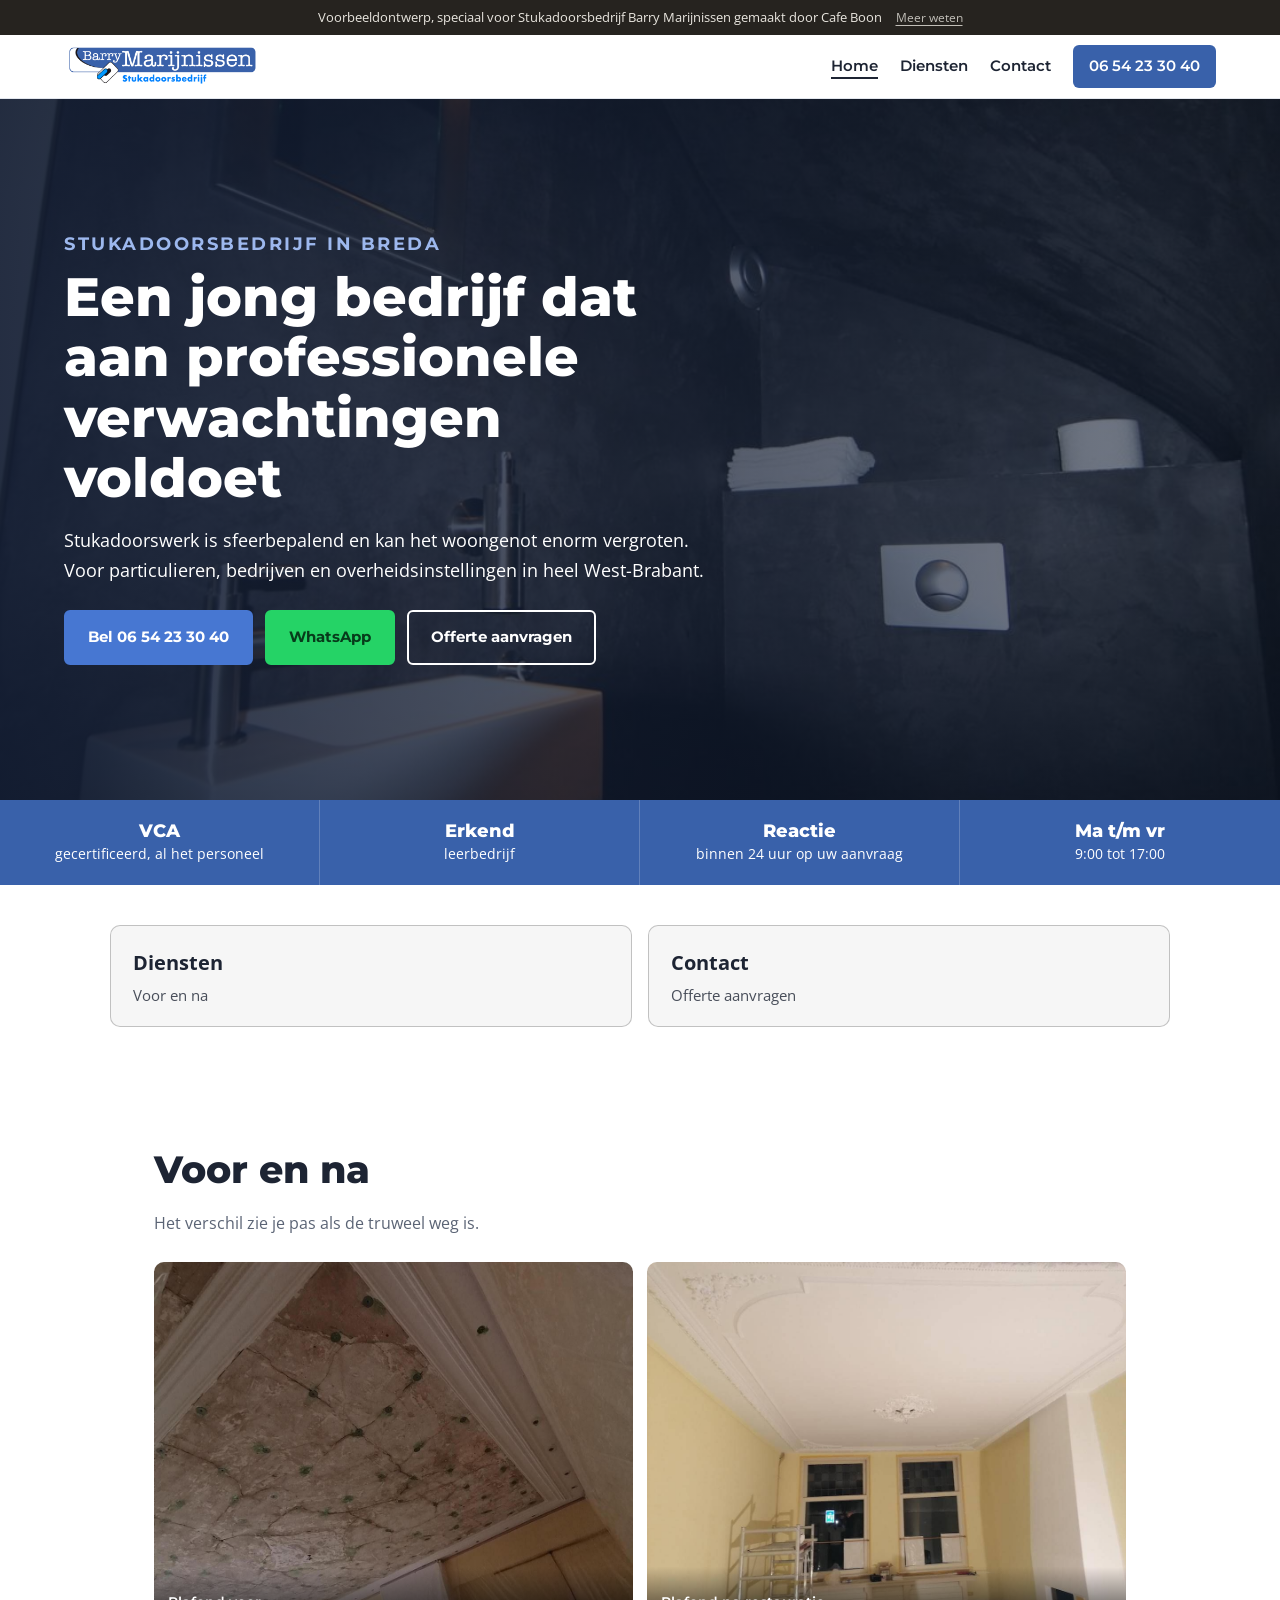
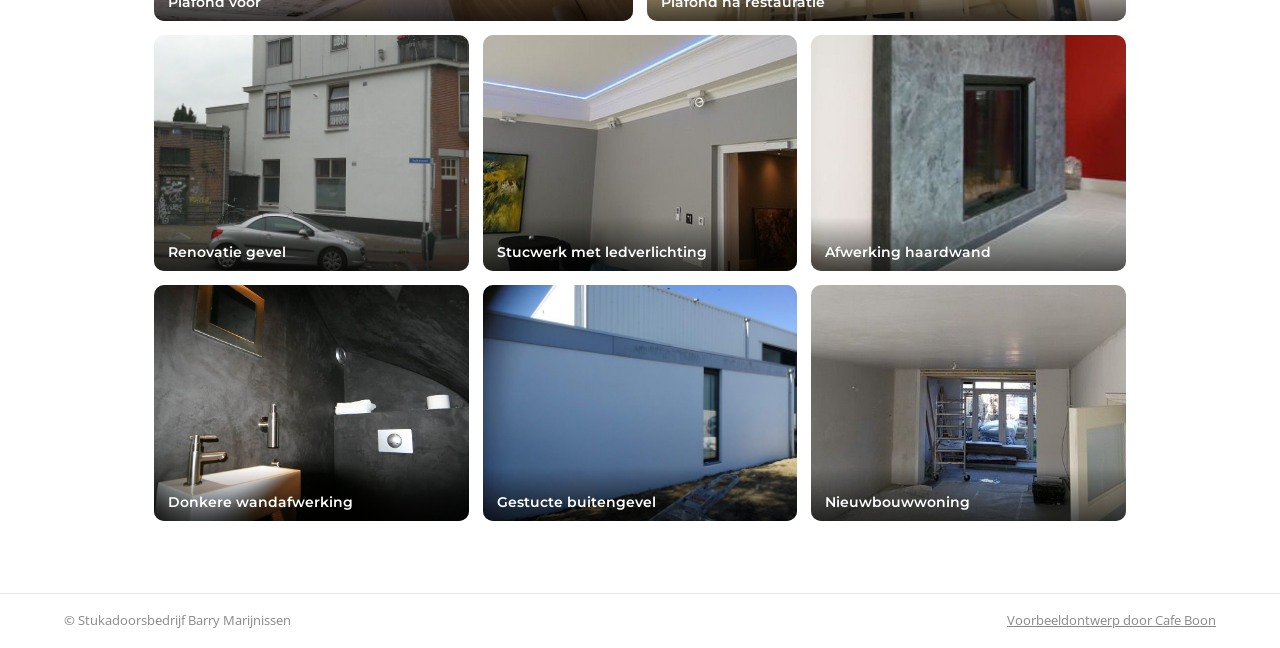
<file: index.html>
<!doctype html>
<html lang="nl">
<head>
<meta charset="utf-8">
<meta name="viewport" content="width=device-width, initial-scale=1">
<title>Stukadoorsbedrijf Barry Marijnissen Breda | Sierpleister, renovatie en restauratie</title>
<meta name="description" content="Stukadoorsbedrijf Barry Marijnissen in Breda: sierpleister, renovatie, restauratie en latex spuiten in heel West-Brabant. VCA gecertificeerd en erkend leerbedrijf.">
<meta name="robots" content="noindex">
<link rel="icon" href="images/favicon.png">
<meta property="og:title" content="Stukadoorsbedrijf Barry Marijnissen">
<meta property="og:description" content="Een jong bedrijf dat aan professionele verwachtingen voldoet.">
<meta property="og:image" content="https://barrymarijnissen.cafeboon.com/images/og.jpg">
<link rel="preconnect" href="https://fonts.googleapis.com">
<link rel="preconnect" href="https://fonts.gstatic.com" crossorigin>
<link href="https://fonts.googleapis.com/css2?family=Montserrat:wght@500;600;700;800&family=Open+Sans:wght@400;600&display=swap" rel="stylesheet">
<link rel="stylesheet" href="style.css">
</head>
<body>
<div class="vb-banner" role="note"><span>Voorbeeldontwerp, speciaal voor Stukadoorsbedrijf Barry Marijnissen gemaakt door Cafe Boon</span><a href="https://cafeboon.com">Meer weten</a></div>
<header class="top">
<a href="index.html"><img alt="Barry Marijnissen Stukadoorsbedrijf" height="41" src="images/logo.png" width="200"/></a>
<nav><a aria-current="page" href="index.html">Home</a><a href="aanbod.html">Diensten</a><a href="contact.html">Contact</a><a class="call" href="tel:+31654233040">06 54 23 30 40</a></nav>
</header>
<div aria-label="Pagina's" class="sn-bar" role="navigation"><a aria-current="page" class="sn-link" href="index.html">Home</a><a class="sn-link" href="aanbod.html">Diensten</a><a class="sn-link" href="contact.html">Contact</a></div>
<section class="hero">
<div class="shade"></div>
<div class="hero-in">
<p class="tag">Stukadoorsbedrijf in Breda</p>
<h1>Een jong bedrijf dat aan professionele verwachtingen voldoet</h1>
<p>Stukadoorswerk is sfeerbepalend en kan het woongenot enorm vergroten. Voor particulieren, bedrijven en overheidsinstellingen in heel West-Brabant.</p>
<div class="actions">
<a class="btn" href="tel:+31654233040">Bel 06 54 23 30 40</a>
<a class="btn wa" href="https://wa.me/31654233040" rel="noopener" target="_blank">WhatsApp</a>
<a class="btn ghost" href="offerte.html">Offerte aanvragen</a>
</div>
</div>
</section>
<section class="badges">
<div><b>VCA</b> gecertificeerd, al het personeel</div>
<div><b>Erkend</b> leerbedrijf</div>
<div><b>Reactie</b> binnen 24 uur op uw aanvraag</div>
<div><b>Ma t/m vr</b> 9:00 tot 17:00</div>
</section>
<div class="sn-cards"><a class="sn-card" href="aanbod.html"><strong>Diensten</strong><span>Voor en na</span></a><a class="sn-card" href="contact.html"><strong>Contact</strong><span>Offerte aanvragen</span></a></div>
<section class="wrap">
<h2>Voor en na</h2>
<p class="lead">Het verschil zie je pas als de truweel weg is.</p>
<div class="ba">
<figure><img alt="Plafond voor de restauratie" loading="lazy" src="images/plafond-voor.jpg"/><figcaption>Plafond voor</figcaption></figure>
<figure><img alt="Plafond na de restauratie met sierlijsten" loading="lazy" src="images/plafond-na.jpg"/><figcaption>Plafond na restauratie</figcaption></figure>
</div>
<div class="grid">
<figure><img alt="Gerenoveerde gevel" loading="lazy" src="images/gevel-na.jpg"/><figcaption>Renovatie gevel</figcaption></figure>
<figure><img alt="Woonkamer met ledverlichting in het plafond" loading="lazy" src="images/woonkamer.jpg"/><figcaption>Stucwerk met ledverlichting</figcaption></figure>
<figure><img alt="Haard met gestucte wand" loading="lazy" src="images/slider5.jpg"/><figcaption>Afwerking haardwand</figcaption></figure>
<figure><img alt="Toilet met donker gestucte wand" loading="lazy" src="images/contact.jpg"/><figcaption>Donkere wandafwerking</figcaption></figure>
<figure><img alt="Gestucte buitengevel" loading="lazy" src="images/buitengevel.jpg"/><figcaption>Gestucte buitengevel</figcaption></figure>
<figure><img alt="Stucwerk in nieuwbouwwoning" loading="lazy" src="images/nieuwbouw.jpg"/><figcaption>Nieuwbouwwoning</figcaption></figure>
</div>
</section>
<footer>
<span>© Stukadoorsbedrijf Barry Marijnissen</span>
<a href="https://cafeboon.com" rel="noopener" target="_blank">Voorbeeldontwerp door Cafe Boon</a>
</footer>
</body></html>
</file>
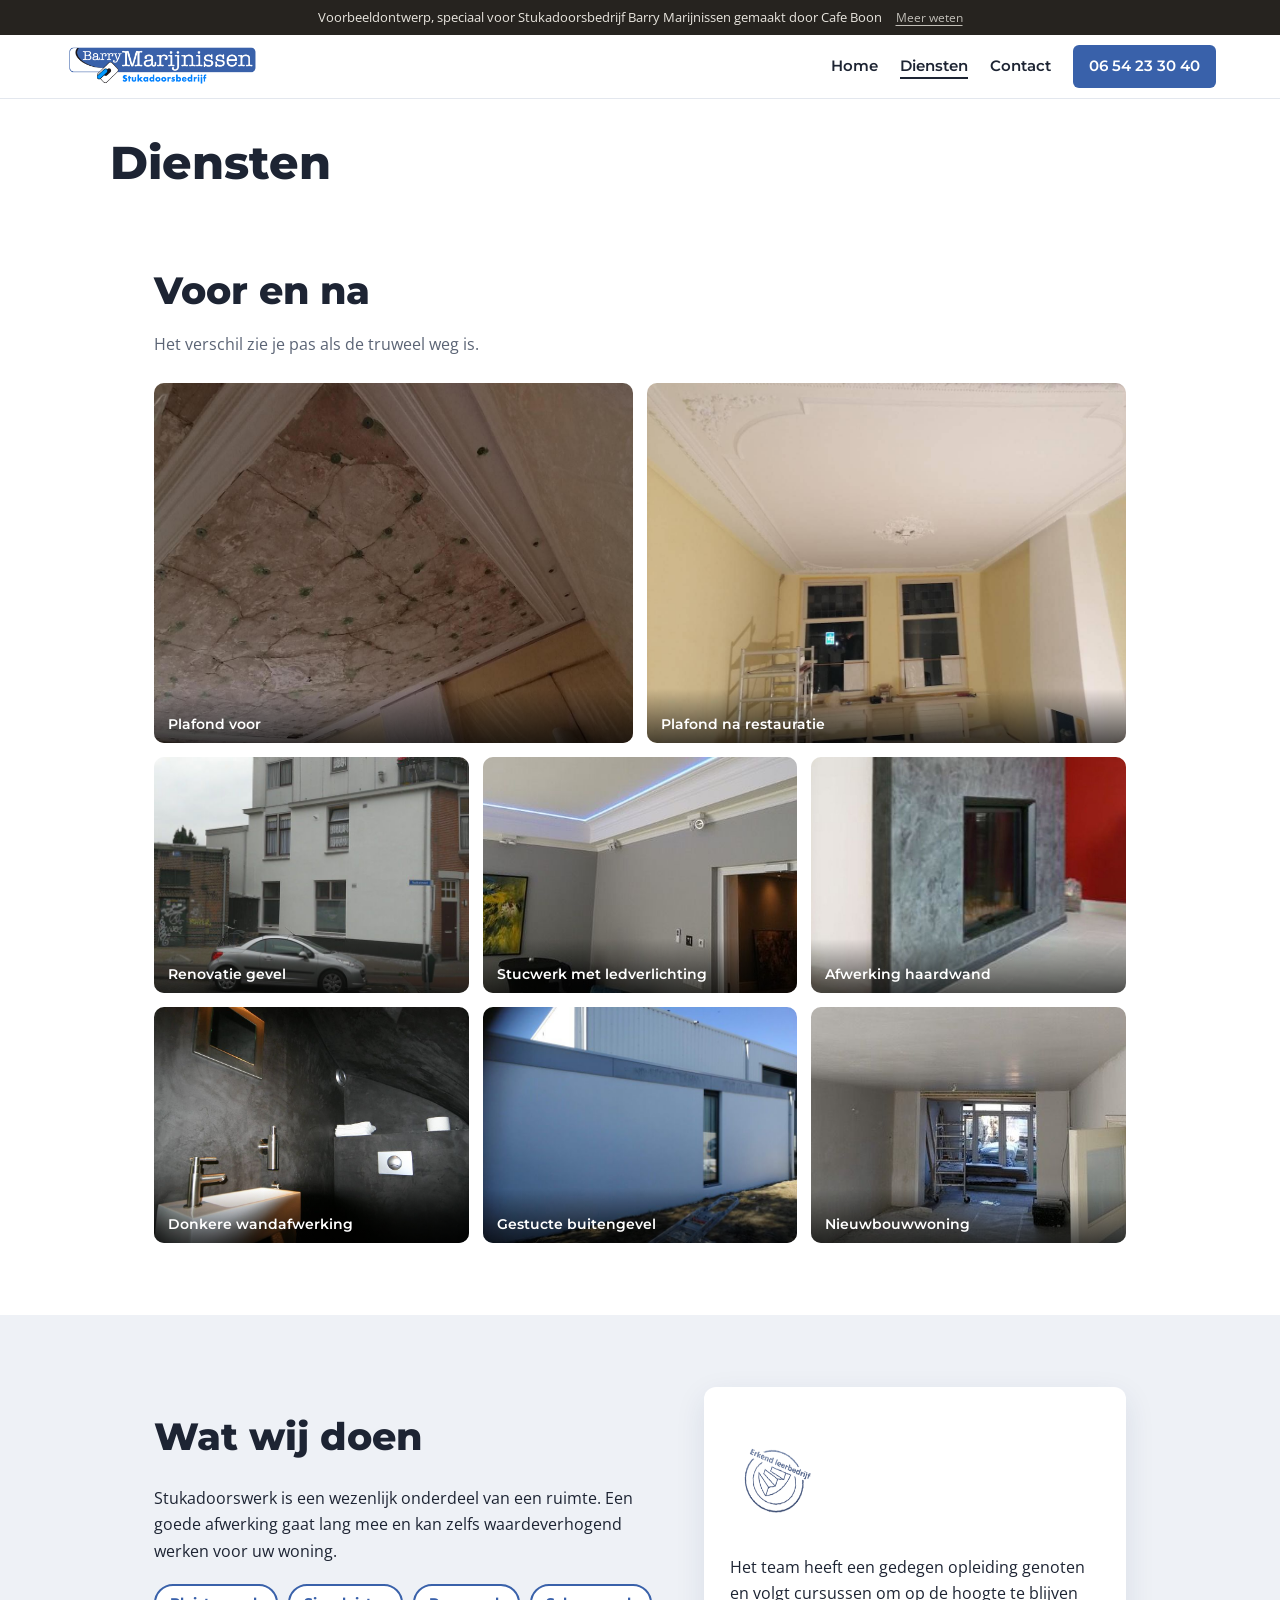
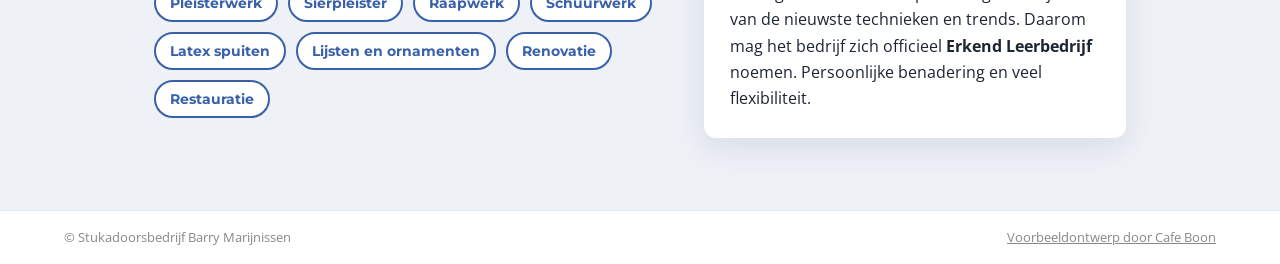
<file: aanbod.html>
<!doctype html>
<html lang="nl">
<head>
<meta charset="utf-8">
<meta name="viewport" content="width=device-width, initial-scale=1">
<title>Diensten | Stukadoorsbedrijf Barry Marijnissen Breda</title>
<meta name="description" content="Stukadoorsbedrijf Barry Marijnissen in Breda: sierpleister, renovatie, restauratie en latex spuiten in heel West-Brabant. VCA gecertificeerd en erkend leerbedrijf.">
<meta name="robots" content="noindex">
<link rel="icon" href="images/favicon.png">
<meta property="og:title" content="Stukadoorsbedrijf Barry Marijnissen">
<meta property="og:description" content="Een jong bedrijf dat aan professionele verwachtingen voldoet.">
<meta property="og:image" content="https://barrymarijnissen.cafeboon.com/images/og.jpg">
<link rel="preconnect" href="https://fonts.googleapis.com">
<link rel="preconnect" href="https://fonts.gstatic.com" crossorigin>
<link href="https://fonts.googleapis.com/css2?family=Montserrat:wght@500;600;700;800&family=Open+Sans:wght@400;600&display=swap" rel="stylesheet">
<link rel="stylesheet" href="style.css">
</head>
<body>
<div class="vb-banner" role="note"><span>Voorbeeldontwerp, speciaal voor Stukadoorsbedrijf Barry Marijnissen gemaakt door Cafe Boon</span><a href="https://cafeboon.com">Meer weten</a></div>
<header class="top">
<a href="index.html"><img alt="Barry Marijnissen Stukadoorsbedrijf" height="41" src="images/logo.png" width="200"/></a>
<nav><a href="index.html">Home</a><a aria-current="page" href="aanbod.html">Diensten</a><a href="contact.html">Contact</a><a class="call" href="tel:+31654233040">06 54 23 30 40</a></nav>
</header>
<div aria-label="Pagina's" class="sn-bar" role="navigation"><a class="sn-link" href="index.html">Home</a><a aria-current="page" class="sn-link" href="aanbod.html">Diensten</a><a class="sn-link" href="contact.html">Contact</a></div>
<div class="sn-head"><h1>Diensten</h1></div>
<section class="wrap" id="werk">
<h2>Voor en na</h2>
<p class="lead">Het verschil zie je pas als de truweel weg is.</p>
<div class="ba">
<figure><img alt="Plafond voor de restauratie" loading="lazy" src="images/plafond-voor.jpg"/><figcaption>Plafond voor</figcaption></figure>
<figure><img alt="Plafond na de restauratie met sierlijsten" loading="lazy" src="images/plafond-na.jpg"/><figcaption>Plafond na restauratie</figcaption></figure>
</div>
<div class="grid">
<figure><img alt="Gerenoveerde gevel" loading="lazy" src="images/gevel-na.jpg"/><figcaption>Renovatie gevel</figcaption></figure>
<figure><img alt="Woonkamer met ledverlichting in het plafond" loading="lazy" src="images/woonkamer.jpg"/><figcaption>Stucwerk met ledverlichting</figcaption></figure>
<figure><img alt="Haard met gestucte wand" loading="lazy" src="images/slider5.jpg"/><figcaption>Afwerking haardwand</figcaption></figure>
<figure><img alt="Toilet met donker gestucte wand" loading="lazy" src="images/contact.jpg"/><figcaption>Donkere wandafwerking</figcaption></figure>
<figure><img alt="Gestucte buitengevel" loading="lazy" src="images/buitengevel.jpg"/><figcaption>Gestucte buitengevel</figcaption></figure>
<figure><img alt="Stucwerk in nieuwbouwwoning" loading="lazy" src="images/nieuwbouw.jpg"/><figcaption>Nieuwbouwwoning</figcaption></figure>
</div>
</section>
<section class="band" id="diensten">
<div class="wrap two">
<div>
<h2>Wat wij doen</h2>
<p>Stukadoorswerk is een wezenlijk onderdeel van een ruimte. Een goede afwerking gaat lang mee en kan zelfs waardeverhogend werken voor uw woning.</p>
<ul class="tags">
<li>Pleisterwerk</li><li>Sierpleister</li><li>Raapwerk</li><li>Schuurwerk</li>
<li>Latex spuiten</li><li>Lijsten en ornamenten</li><li>Renovatie</li><li>Restauratie</li>
</ul>
</div>
<div class="card">
<img alt="Erkend leerbedrijf" height="129" src="images/leerbedrijf.png" width="120"/>
<p>Het team heeft een gedegen opleiding genoten en volgt cursussen om op de hoogte te blijven van de nieuwste technieken en trends. Daarom mag het bedrijf zich officieel <b>Erkend Leerbedrijf</b> noemen. Persoonlijke benadering en veel flexibiliteit.</p>
</div>
</div>
</section>
<footer>
<span>© Stukadoorsbedrijf Barry Marijnissen</span>
<a href="https://cafeboon.com" rel="noopener" target="_blank">Voorbeeldontwerp door Cafe Boon</a>
</footer>
</body></html>
</file>
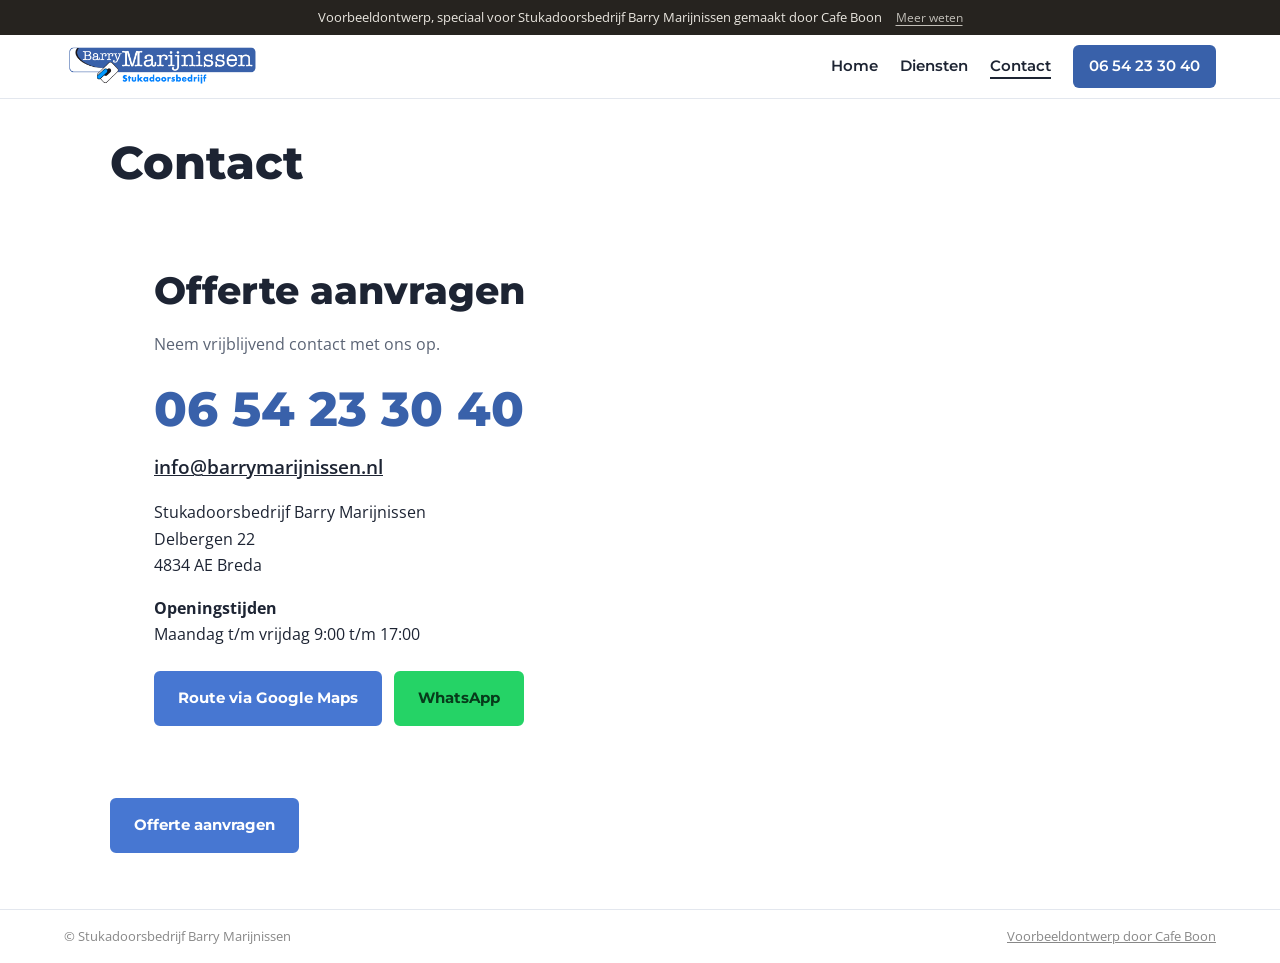
<file: contact.html>
<!doctype html>
<html lang="nl">
<head>
<meta charset="utf-8">
<meta name="viewport" content="width=device-width, initial-scale=1">
<title>Contact | Stukadoorsbedrijf Barry Marijnissen Breda</title>
<meta name="description" content="Stukadoorsbedrijf Barry Marijnissen in Breda: sierpleister, renovatie, restauratie en latex spuiten in heel West-Brabant. VCA gecertificeerd en erkend leerbedrijf.">
<meta name="robots" content="noindex">
<link rel="icon" href="images/favicon.png">
<meta property="og:title" content="Stukadoorsbedrijf Barry Marijnissen">
<meta property="og:description" content="Een jong bedrijf dat aan professionele verwachtingen voldoet.">
<meta property="og:image" content="https://barrymarijnissen.cafeboon.com/images/og.jpg">
<link rel="preconnect" href="https://fonts.googleapis.com">
<link rel="preconnect" href="https://fonts.gstatic.com" crossorigin>
<link href="https://fonts.googleapis.com/css2?family=Montserrat:wght@500;600;700;800&family=Open+Sans:wght@400;600&display=swap" rel="stylesheet">
<link rel="stylesheet" href="style.css">
</head>
<body>
<div class="vb-banner" role="note"><span>Voorbeeldontwerp, speciaal voor Stukadoorsbedrijf Barry Marijnissen gemaakt door Cafe Boon</span><a href="https://cafeboon.com">Meer weten</a></div>
<header class="top">
<a href="index.html"><img alt="Barry Marijnissen Stukadoorsbedrijf" height="41" src="images/logo.png" width="200"/></a>
<nav><a href="index.html">Home</a><a href="aanbod.html">Diensten</a><a aria-current="page" href="contact.html">Contact</a><a class="call" href="tel:+31654233040">06 54 23 30 40</a></nav>
</header>
<div aria-label="Pagina's" class="sn-bar" role="navigation"><a class="sn-link" href="index.html">Home</a><a class="sn-link" href="aanbod.html">Diensten</a><a aria-current="page" class="sn-link" href="contact.html">Contact</a></div>
<div class="sn-head"><h1>Contact</h1></div>
<section class="wrap contact" id="contact">
<div>
<h2>Offerte aanvragen</h2>
<p class="lead">Neem vrijblijvend contact met ons op.</p>
<a class="phone" href="tel:+31654233040">06 54 23 30 40</a>
<p><a class="mail" href="mailto:info@barrymarijnissen.nl">info@barrymarijnissen.nl</a></p>
<address>Stukadoorsbedrijf Barry Marijnissen<br/>Delbergen 22<br/>4834 AE Breda</address>
<p class="hours"><b>Openingstijden</b><br/>Maandag t/m vrijdag 9:00 t/m 17:00</p>
<div class="actions">
<a class="btn" href="https://www.google.com/maps/dir/?api=1&amp;destination=Delbergen+22+4834+AE+Breda" rel="noopener" target="_blank">Route via Google Maps</a>
<a class="btn wa" href="https://wa.me/31654233040" rel="noopener" target="_blank">WhatsApp</a>
</div>
</div>
<div class="map"><iframe loading="lazy" src="https://maps.google.com/maps?q=Delbergen+22+4834+AE+Breda&amp;output=embed" title="Kaart"></iframe></div>
</section>
<section class="sn-formsec sn-formlink"><div class="sn-formwrap"><a class="btn" href="offerte.html">Offerte aanvragen</a></div></section>
<footer>
<span>© Stukadoorsbedrijf Barry Marijnissen</span>
<a href="https://cafeboon.com" rel="noopener" target="_blank">Voorbeeldontwerp door Cafe Boon</a>
</footer>
</body></html>
</file>
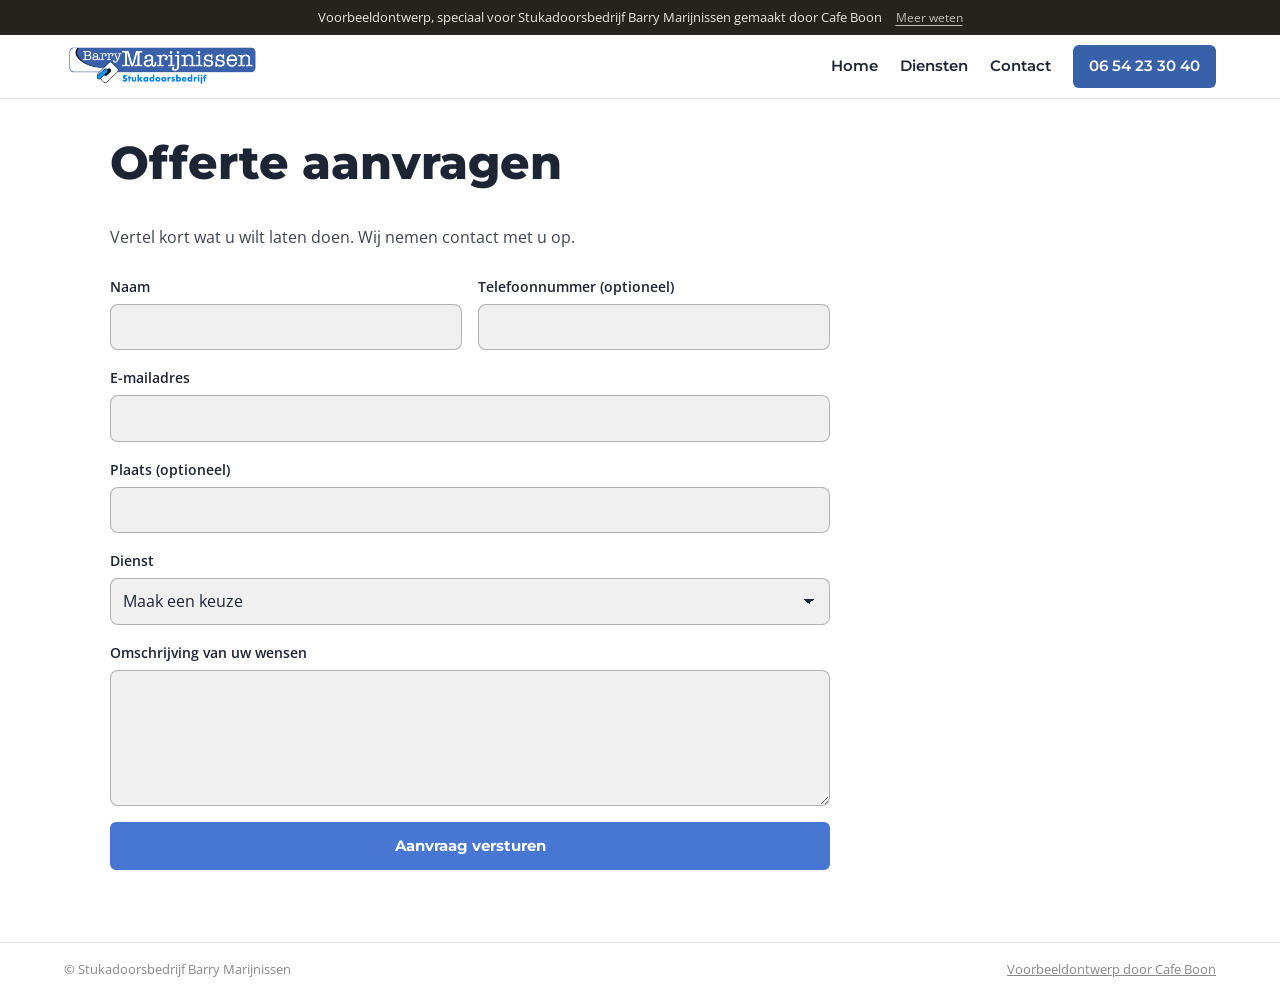
<file: offerte.html>
<!doctype html>
<html lang="nl">
<head>
<meta charset="utf-8">
<meta name="viewport" content="width=device-width, initial-scale=1">
<title>Offerte aanvragen | Stukadoorsbedrijf Barry Marijnissen</title>
<meta name="description" content="Offerte aanvragen bij Stukadoorsbedrijf Barry Marijnissen.">
<meta name="robots" content="noindex">
<link rel="icon" href="images/favicon.png">
<meta property="og:title" content="Stukadoorsbedrijf Barry Marijnissen">
<meta property="og:description" content="Een jong bedrijf dat aan professionele verwachtingen voldoet.">
<meta property="og:image" content="https://barrymarijnissen.cafeboon.com/images/og.jpg">
<link rel="preconnect" href="https://fonts.googleapis.com">
<link rel="preconnect" href="https://fonts.gstatic.com" crossorigin>
<link href="https://fonts.googleapis.com/css2?family=Montserrat:wght@500;600;700;800&family=Open+Sans:wght@400;600&display=swap" rel="stylesheet">
<link rel="stylesheet" href="style.css">
</head>
<body>
<div class="vb-banner" role="note"><span>Voorbeeldontwerp, speciaal voor Stukadoorsbedrijf Barry Marijnissen gemaakt door Cafe Boon</span><a href="https://cafeboon.com">Meer weten</a></div>
<header class="top">
<a href="index.html"><img alt="Barry Marijnissen Stukadoorsbedrijf" height="41" src="images/logo.png" width="200"/></a>
<nav><a href="index.html">Home</a><a href="aanbod.html">Diensten</a><a href="contact.html">Contact</a><a class="call" href="tel:+31654233040">06 54 23 30 40</a></nav>
</header>
<div aria-label="Pagina's" class="sn-bar" role="navigation"><a class="sn-link" href="index.html">Home</a><a class="sn-link" href="aanbod.html">Diensten</a><a class="sn-link" href="contact.html">Contact</a></div>
<div class="sn-head"><h1>Offerte aanvragen</h1></div>
<section class="sn-formsec" id="formulier"><div class="sn-formwrap"><p class="sn-lead">Vertel kort wat u wilt laten doen. Wij nemen contact met u op.</p><form class="sn-form" id="sn-form"><div class="sn-field"><label for="naam">Naam</label><input id="naam" name="naam" type="text" required autocomplete="name"></div><div class="sn-field"><label for="tel">Telefoonnummer (optioneel)</label><input id="tel" name="tel" type="tel" autocomplete="tel"></div><div class="sn-field full"><label for="email">E-mailadres</label><input id="email" name="email" type="email" required autocomplete="email"></div><div class="sn-field full"><label for="plaats">Plaats (optioneel)</label><input id="plaats" name="plaats" type="text" autocomplete="address-level2"></div><div class="sn-field full"><label for="keuze">Dienst</label><select id="keuze" name="keuze" required><option value="">Maak een keuze</option><option>Pleisterwerk</option><option>Sierpleister</option><option>Raapwerk</option><option>Schuurwerk</option><option>Latex spuiten</option><option>Lijsten en ornamenten</option><option>Renovatie</option><option>Restauratie</option></select></div><div class="sn-field full"><label for="opm">Omschrijving van uw wensen</label><textarea id="opm" name="opm" rows="5" required></textarea></div><div class="sn-field full"><button class="btn" type="submit">Aanvraag versturen</button></div></form></div></section>
<script>(function(){var f=document.getElementById('sn-form');if(!f)return;f.addEventListener('submit',function(e){e.preventDefault();if(!f.checkValidity()){f.reportValidity();return;}var d=document.createElement('div');d.className='sn-done';d.setAttribute('role','status');d.tabIndex=-1;d.innerHTML='<h2>Bedankt voor uw aanvraag</h2><p>Dit is een voorbeeldwebsite van Cafe Boon. Uw aanvraag is daarom niet verstuurd. Neem voor een echte offerte contact op via <a href="tel:+31654233040">06 54 23 30 40</a>.</p>';f.parentNode.replaceChild(d,f);d.focus();});})();</script>
<footer>
<span>© Stukadoorsbedrijf Barry Marijnissen</span>
<a href="https://cafeboon.com" rel="noopener" target="_blank">Voorbeeldontwerp door Cafe Boon</a>
</footer>
</body></html>
</file>
<file: style.css>
:root{--b:#3961aa;--b2:#4777d2;--ink:#1d2433;--g:#eef1f6;--m:#5b6475;--wa:#25d366}
*{box-sizing:border-box}html{scroll-behavior:smooth}
body{margin:0;font-family:'Open Sans',sans-serif;color:var(--ink);line-height:1.65;background:#fff}
h1,h2,.btn,nav a,.phone{font-family:'Montserrat',sans-serif}
img{max-width:100%;display:block}
.top{position:sticky;top:0;z-index:10;display:flex;justify-content:space-between;align-items:center;padding:10px 5vw;background:#fff;box-shadow:0 1px 0 #e3e7ee}
.top img{height:40px;width:auto}
nav{display:flex;align-items:center;gap:22px}
nav a{color:var(--ink);text-decoration:none;font-weight:600;font-size:15px}
nav a.call{background:var(--b);color:#fff;padding:9px 16px;border-radius:6px}
.hero{position:relative;min-height:78vh;display:flex;align-items:center;padding:70px 5vw;background:url(images/contact.jpg) center/cover;color:#fff}
.shade{position:absolute;inset:0;background:linear-gradient(90deg,rgba(18,28,50,.92),rgba(18,28,50,.55))}
.hero-in{position:relative;max-width:660px}
.tag{font:700 13px Montserrat;letter-spacing:.14em;text-transform:uppercase;color:#9db8ee;margin:0 0 12px}
h1{font-size:clamp(30px,4.6vw,54px);line-height:1.12;font-weight:800;margin:0 0 18px}
.hero p{font-size:18px}
.actions{display:flex;flex-wrap:wrap;gap:12px;margin-top:24px}
.btn{display:inline-block;background:var(--b2);color:#fff;font-weight:700;text-decoration:none;padding:13px 22px;border-radius:6px;border:2px solid var(--b2);font-size:15px}
.btn.ghost{background:transparent;border-color:#fff}
.btn.wa{background:var(--wa);border-color:var(--wa);color:#073b1b}
.badges{display:grid;grid-template-columns:repeat(4,1fr);background:var(--b);color:#fff;text-align:center}
.badges div{padding:20px 14px;font-size:14px;border-right:1px solid rgba(255,255,255,.2)}
.badges div:last-child{border:0}.badges b{display:block;font:800 18px Montserrat}
.wrap{max-width:1100px;margin:0 auto;padding:72px 5vw}
h2{font-size:clamp(26px,3.2vw,38px);font-weight:800;margin:0 0 8px}
.lead{color:var(--m);margin:0 0 26px}
figure{margin:0;position:relative;overflow:hidden;border-radius:10px;background:#ddd}
figure img{width:100%;height:100%;object-fit:cover}
figcaption{position:absolute;left:0;bottom:0;right:0;padding:26px 14px 10px;background:linear-gradient(transparent,rgba(0,0,0,.65));color:#fff;font:600 14px Montserrat}
.ba{display:grid;grid-template-columns:1fr 1fr;gap:14px;margin-bottom:14px}
.ba figure{aspect-ratio:4/3}
.grid{display:grid;grid-template-columns:repeat(3,1fr);gap:14px}
.grid figure{aspect-ratio:4/3}
.band{background:var(--g)}
.two{display:grid;grid-template-columns:1.2fr 1fr;gap:44px;align-items:center}
.tags{list-style:none;padding:0;margin:20px 0 0;display:flex;flex-wrap:wrap;gap:10px}
.tags li{background:#fff;border:2px solid var(--b);color:var(--b);font:700 14px Montserrat;padding:8px 14px;border-radius:99px}
.card{background:#fff;border-radius:12px;padding:26px;box-shadow:0 10px 30px rgba(30,50,100,.1)}
.card img{width:90px;margin-bottom:12px}.card p{margin:0}
.contact{display:grid;grid-template-columns:1fr 1fr;gap:40px;align-items:start}
.phone{display:block;font-size:clamp(30px,4.6vw,48px);font-weight:800;color:var(--b);text-decoration:none;line-height:1.1}
.mail{color:var(--ink);font-weight:600;font-size:19px}
address{font-style:normal;margin:16px 0}.hours{margin:0}
.map iframe{width:100%;height:380px;border:0;border-radius:12px}
footer{display:flex;justify-content:space-between;flex-wrap:wrap;gap:8px;padding:16px 5vw;font-size:13px;color:#888;border-top:1px solid #e3e7ee}
footer a{color:#888}
@media(max-width:820px){.badges{grid-template-columns:1fr 1fr}.ba,.two,.contact{grid-template-columns:1fr}.grid{grid-template-columns:1fr 1fr}nav a:not(.call){display:none}.hero{min-height:auto}}
/* sitenav:start */
.sn-bar{display:none;gap:6px;overflow-x:auto;white-space:nowrap;-webkit-overflow-scrolling:touch;padding:8px 12px;background:inherit;color:inherit;font:inherit;line-height:1.2;border-bottom:1px solid rgba(128,128,128,.35);box-sizing:border-box;max-width:100%}
.sn-bar a.sn-link{flex:0 0 auto;padding:9px 15px;border-radius:999px;color:inherit;text-decoration:none;font-size:15px;font-weight:600;letter-spacing:0;text-transform:none;margin:0}
.sn-bar a.sn-link[aria-current="page"]{background:rgba(128,128,128,.2);box-shadow:inset 0 -2px 0 currentColor}
@media(max-width:820px){.sn-bar{display:flex}}
nav a[aria-current="page"]:not(.cta):not(.btn):not(.call){text-decoration:underline;text-underline-offset:6px;text-decoration-thickness:2px}
.sn-head{max-width:1100px;margin:0 auto;padding:40px 20px 0;box-sizing:border-box}
.sn-head h1{margin:0;color:inherit;font-size:clamp(30px,5vw,46px);line-height:1.1}
.sn-cards{max-width:1100px;margin:0 auto;padding:40px 20px;display:grid;grid-template-columns:repeat(auto-fit,minmax(230px,1fr));gap:16px;box-sizing:border-box}
.sn-card{display:block;padding:20px 22px;border:1px solid rgba(128,128,128,.45);border-radius:10px;background:rgba(128,128,128,.07);color:inherit;text-decoration:none;min-width:0}
.sn-card strong{display:block;font-size:1.25em;margin:0 0 6px;color:inherit}
.sn-card span{display:block;opacity:.8;font-size:.95em;line-height:1.4}
.sn-card:hover,.sn-card:focus-visible{border-color:currentColor}
/* sitenav:end */
/* voorbeeld-formulier:start */
@layer sn{.sn-form button.btn{border:0;font:inherit;cursor:pointer;line-height:1.2}}
.sn-formsec{padding:36px 0 72px}
.sn-formwrap{max-width:1100px;margin:0 auto;padding:0 20px;box-sizing:border-box}
.sn-formwrap>h2{margin:0 0 12px}
.sn-formwrap>.sn-lead,.sn-formwrap>.sn-form,.sn-formwrap>.sn-done{max-width:720px}
.sn-formwrap .sn-lead{margin:0 0 24px;opacity:.85}
.sn-form{display:grid;grid-template-columns:1fr 1fr;gap:16px}
.sn-field{display:flex;flex-direction:column;gap:6px;min-width:0;text-align:left}
.sn-field.full{grid-column:1/-1}
.sn-field label{font-size:14px;font-weight:600}
.sn-field input,.sn-field select,.sn-field textarea{font:inherit;font-size:16px;line-height:1.4;color:inherit;background:rgba(128,128,128,.12);border:1px solid rgba(128,128,128,.55);border-radius:8px;padding:11px 12px;width:100%;box-sizing:border-box;min-width:0;max-width:100%;-webkit-appearance:none;appearance:none}
.sn-field select{background-image:linear-gradient(45deg,transparent 50%,currentColor 50%),linear-gradient(135deg,currentColor 50%,transparent 50%);background-position:calc(100% - 20px) 50%,calc(100% - 15px) 50%;background-size:5px 5px;background-repeat:no-repeat;padding-right:38px}
.sn-field select option{color:#111;background:#fff}
.sn-field textarea{resize:vertical}
.sn-field input:focus,.sn-field select:focus,.sn-field textarea:focus{outline:2px solid currentColor;outline-offset:1px}
.sn-done{padding:28px;border:1px solid rgba(128,128,128,.55);border-radius:12px;background:rgba(128,128,128,.1)}
.sn-done h2{margin:0 0 10px}
.sn-done p{margin:0}
.sn-done a{text-decoration:underline;text-underline-offset:3px;font-weight:600}
.sn-formlink{padding:0 0 56px}
@media(max-width:640px){.sn-form{grid-template-columns:1fr}.sn-formsec{padding:24px 0 56px}}
/* voorbeeld-formulier:end */
/* voorbeeldbanner:start */
.vb-banner{display:flex;flex-wrap:wrap;justify-content:center;align-items:baseline;gap:2px 14px;padding:8px 16px;background:#26231f;color:#e9e6df;font-size:13px;line-height:1.45;letter-spacing:0;text-transform:none;font-weight:400;text-align:center;position:relative;z-index:1000}
.vb-banner a{color:inherit;opacity:.8;text-decoration:underline;text-underline-offset:3px;font-size:12px;font-weight:400;white-space:nowrap;letter-spacing:0;text-transform:none}
.vb-banner a:hover{opacity:1}
/* voorbeeldbanner:end */
</file>
